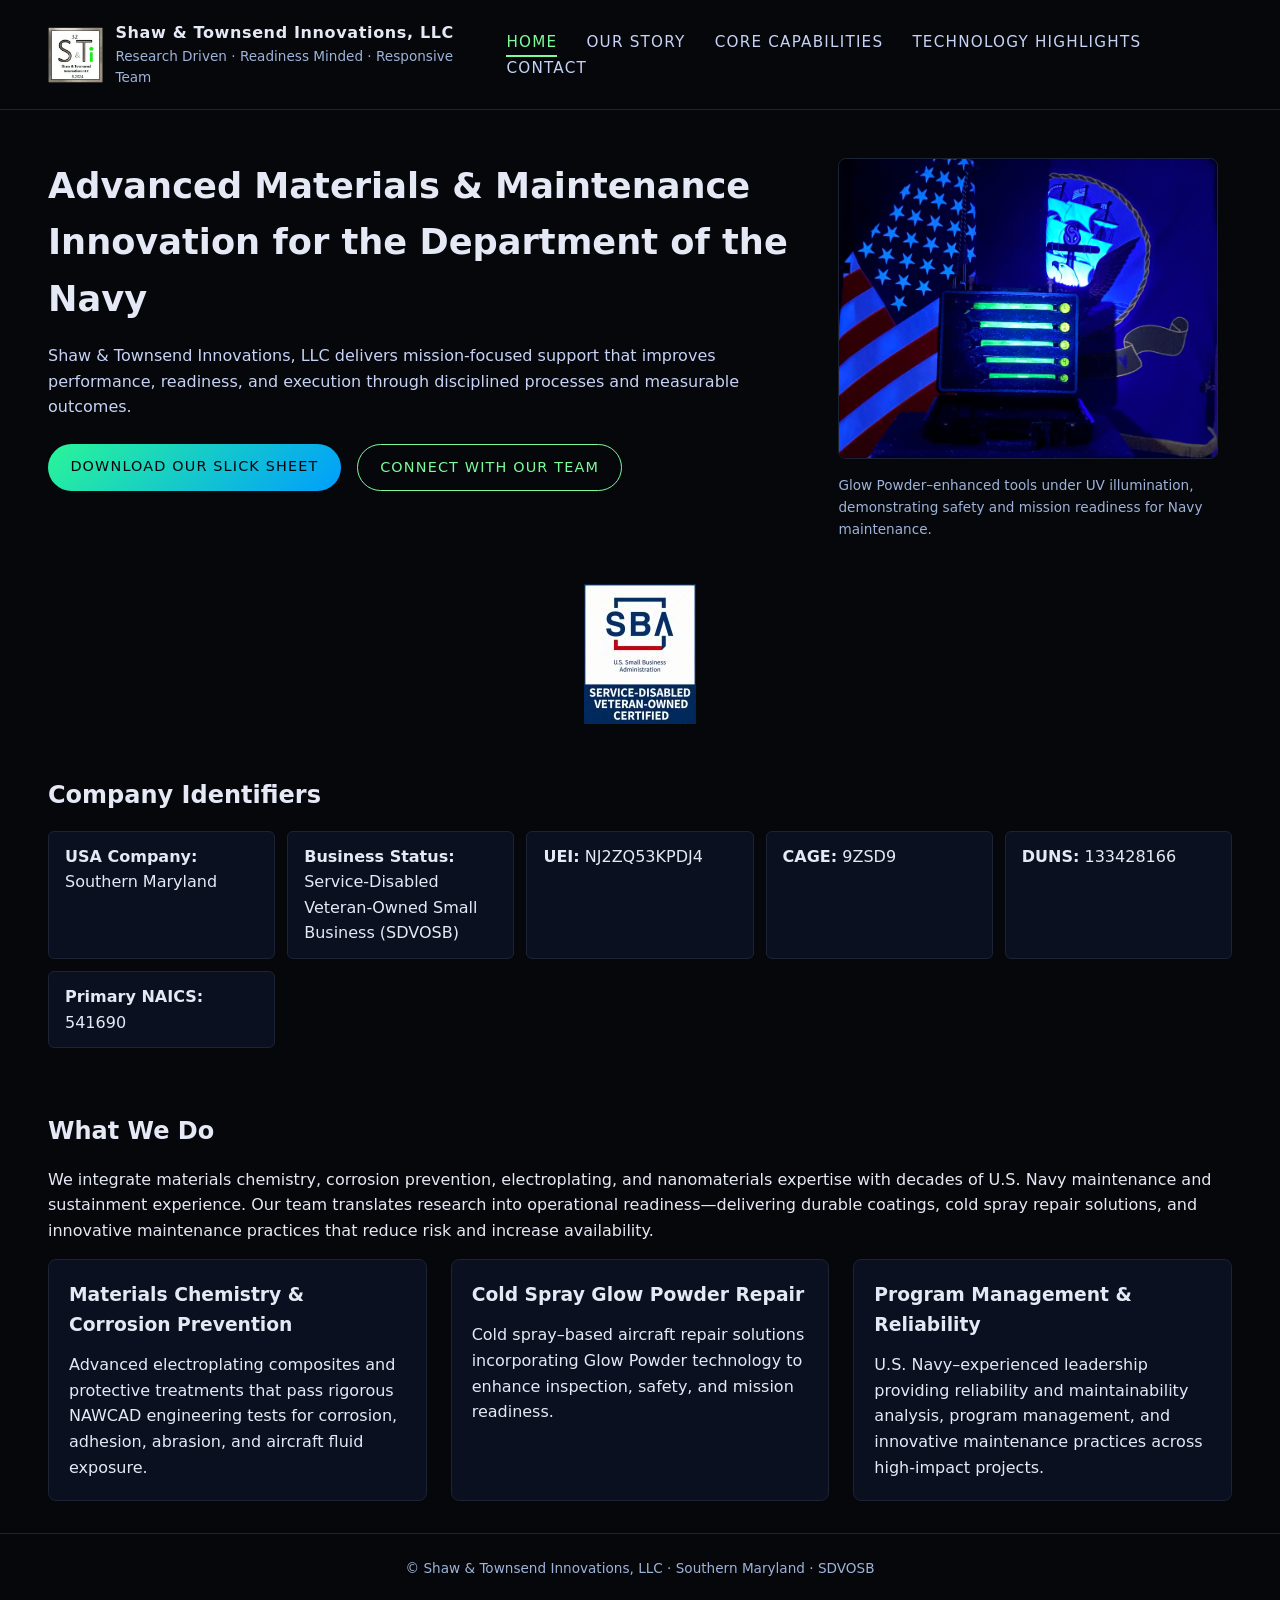
<file: index.html>
<!DOCTYPE html>
<html lang="en">
<head>
  <meta charset="UTF-8">
  <title>Shaw & Townsend Innovations | Home</title>  
  <link rel="stylesheet" href="styles.css">
</head> 
<body>
<header class="site-header">
  <div class="logo-block">
    <img src="images/sti-logo.jpg" alt="Shaw & Townsend Innovations LLC logo">
    <div class="logo-text">
      <span class="logo-title">Shaw & Townsend Innovations, LLC</span>
      <span class="logo-tagline">Research Driven · Readiness Minded · Responsive Team</span>
    </div>
  </div>
  <nav class="main-nav">
    <a href="index.html" class="active">Home</a>
    <a href="our-story.html">Our Story</a>
    <a href="capabilities.html">Core Capabilities</a>
    <a href="technology.html">Technology Highlights</a>
    <a href="contact.html">Contact</a>
  </nav>
</header>

<section class="hero">
  <div class="hero-content">
    <h1>Advanced Materials & Maintenance Innovation for the Department of the Navy</h1>
    <p>
      Shaw & Townsend Innovations, LLC delivers mission‑focused support that improves performance, readiness,
      and execution through disciplined processes and measurable outcomes.
    </p>
    <div class="hero-actions">
      <a href="Shawtownsend-slick-sheet.pdf" class="btn-primary">Download Our Slick Sheet</a>

      <a href="contact.html" class="btn-secondary">Connect With Our Team</a>
    </div>
  </div>
  
  <div class="hero-image">
    <img src="images/glow-tools-case.jpg"
         alt="Glowing tools case under UV light with U.S. and U.S. Navy flags in the background">
    <p class="image-caption">
      Glow Powder–enhanced tools under UV illumination, demonstrating safety and mission readiness for Navy maintenance.
    </p>
  </div>
</section>

   <!-- Logo placed directly below the slick sheet link -->
  <img src="images/SBA logo.jpg" alt="SBA logo" class="sba-logo">

<section class="identifiers">
  <h2>Company Identifiers</h2>
  <div class="id-grid">
    <div class="id-item">
      <strong>USA Company:</strong> Southern Maryland
    </div>
    <div class="id-item">
      <strong>Business Status:</strong> Service‑Disabled Veteran‑Owned Small Business (SDVOSB)
    </div>
    <div class="id-item">
      <strong>UEI:</strong> NJ2ZQ53KPDJ4
    </div>
    <div class="id-item">
      <strong>CAGE:</strong> 9ZSD9
    </div>
    <div class="id-item">
      <strong>DUNS:</strong> 133428166
    </div>
    <div class="id-item">
      <strong>Primary NAICS:</strong> 541690
    </div>
  </div>
</section>

<section class="what-we-do">
  <h2>What We Do</h2>
  <p>
    We integrate materials chemistry, corrosion prevention, electroplating, and nanomaterials expertise with
    decades of U.S. Navy maintenance and sustainment experience. Our team translates research into operational
    readiness—delivering durable coatings, cold spray repair solutions, and innovative maintenance practices
    that reduce risk and increase availability.
  </p>
 <h2> </h2>
  
  <div class="feature-grid">
    <div class="feature-card">
      <h3>Materials Chemistry & Corrosion Prevention</h3>
      <p>
        Advanced electroplating composites and protective treatments that pass rigorous NAWCAD engineering tests
        for corrosion, adhesion, abrasion, and aircraft fluid exposure.
      </p>
    </div>
    <div class="feature-card">
      <h3>Cold Spray Glow Powder Repair</h3>
      <p>
        Cold spray–based aircraft repair solutions incorporating Glow Powder technology to enhance inspection,
        safety, and mission readiness.
      </p>
    </div>
    <div class="feature-card">
      <h3>Program Management & Reliability</h3>
      <p>
        U.S. Navy–experienced leadership providing reliability and maintainability analysis, program management,
        and innovative maintenance practices across high‑impact projects.
      </p>
    </div>
  </div>
</section>

<footer class="site-footer">
  <p>&copy; Shaw & Townsend Innovations, LLC · Southern Maryland · SDVOSB</p>
</footer>
</body>
</html>
</file>
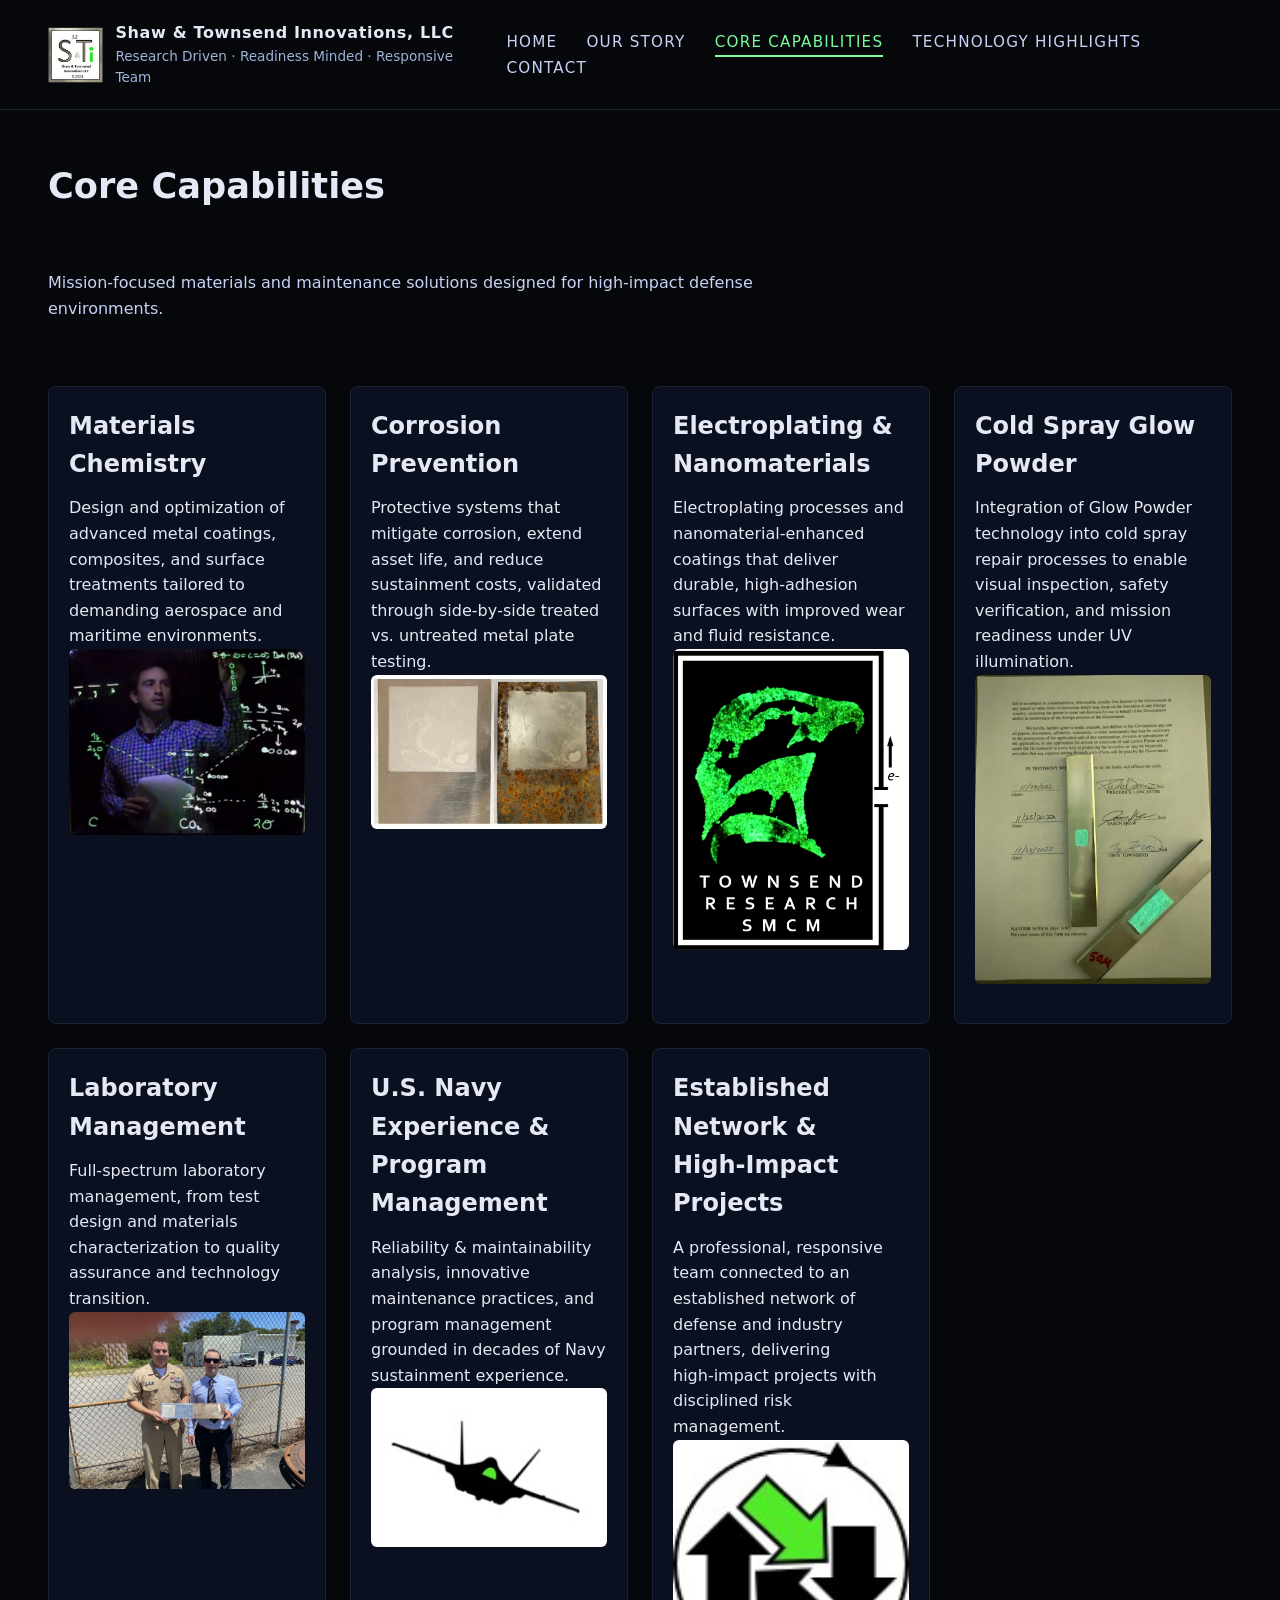
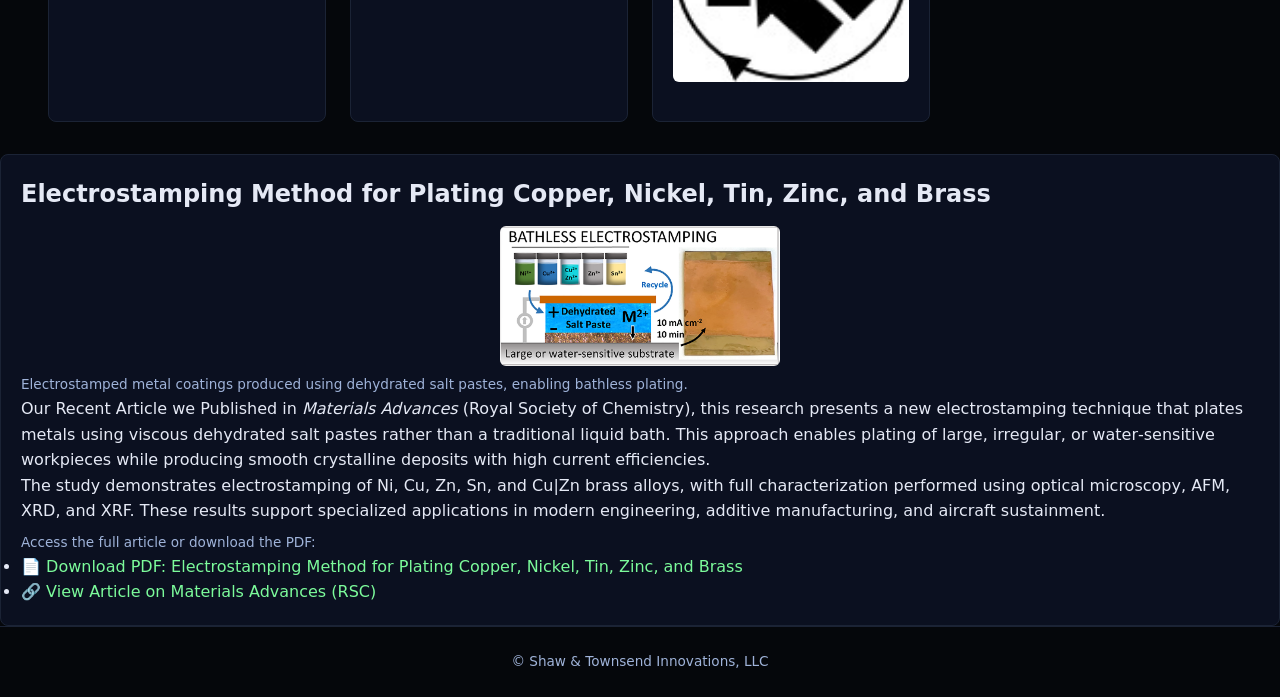
<file: capabilities.html>
<!DOCTYPE html>
<html lang="en">
<head> 
  <meta charset="UTF-8">
  <title>Shaw & Townsend Innovations | Core Capabilities</title> 
  <link rel="stylesheet" href="styles.css">
</head>
<body>
<header class="site-header">
  <div class="logo-block">
    <img src="images/sti-logo.jpg" alt="Shaw & Townsend Innovations LLC logo">
    <div class="logo-text">
      <span class="logo-title">Shaw & Townsend Innovations, LLC</span>
      <span class="logo-tagline">Research Driven · Readiness Minded · Responsive Team</span>
    </div>
  </div>
  <nav class="main-nav">
    <a href="index.html">Home</a>
    <a href="our-story.html">Our Story</a>
    <a href="capabilities.html" class="active">Core Capabilities</a>
    <a href="technology.html">Technology Highlights</a>
    <a href="contact.html">Contact</a>
  </nav>
</header>

<section class="page-hero">
  <h1>Core Capabilities</h1>
  <p>
    Mission‑focused materials and maintenance solutions designed for high‑impact defense environments.
  </p>
</section>

<section class="capabilities-grid">

  
  <article class="capability-card">
    <h2>Materials Chemistry</h2>
    <p>
      Design and optimization of advanced metal coatings, composites, and surface treatments tailored to
      demanding aerospace and maritime environments.
    </p>
    <img src="images/lightboard-photo-example.JPG"
         alt="Treated and corroded metal plates demonstrating corrosion prevention">
    
  </article>

  <article class="capability-card">
    <h2>Corrosion Prevention</h2>
    <p>
      Protective systems that mitigate corrosion, extend asset life, and reduce sustainment costs, validated
      through side‑by‑side treated vs. untreated metal plate testing.
    </p>
    <img src="images/corrosion-comparison-plates.jpg"
         alt="Treated and corroded metal plates demonstrating corrosion prevention">
  </article>

  <article class="capability-card">
    <h2>Electroplating & Nanomaterials</h2>
    <p>
      Electroplating processes and nanomaterial‑enhanced coatings that deliver durable, high‑adhesion surfaces
      with improved wear and fluid resistance.
    </p>
    <img src="images/townsend-research.jpg"
         alt="Treated and corroded metal plates demonstrating corrosion prevention">
    
  </article>

  <article class="capability-card">
    <h2>Cold Spray Glow Powder</h2>
    <p>
      Integration of Glow Powder technology into cold spray repair processes to enable visual inspection,
      safety verification, and mission readiness under UV illumination.
    </p>
    <img src="images/glowing-coldspray-patent.jpg"
         alt="Fluorescent metal components under UV light illustrating Glow Powder applications">
  </article>

  <article class="capability-card">
    <h2>Laboratory Management</h2>
    <p>
      Full‑spectrum laboratory management, from test design and materials characterization to quality
      assurance and technology transition.
    </p>

        <img src="images/jason-troy.jpg"
         alt="Treated and corroded metal plates demonstrating corrosion prevention">
  </article>

  <article class="capability-card">
    <h2>U.S. Navy Experience & Program Management</h2>
    <p>
      Reliability & maintainability analysis, innovative maintenance practices, and program management
      grounded in decades of Navy sustainment experience.
    </p>

        <img src="images/materials-chemistry.jpg"
         alt="Treated and corroded metal plates demonstrating corrosion prevention">
  </article>

  <article class="capability-card">
    <h2>Established Network & High‑Impact Projects</h2>
    <p>
      A professional, responsive team connected to an established network of defense and industry partners,
      delivering high‑impact projects with disciplined risk management.
    </p>
        <img src="images/network.jpg"
         alt="Treated and corroded metal plates demonstrating corrosion prevention">
  </article>
</section>








  <article class="tech-card">
    <h2>Electrostamping Method for Plating Copper, Nickel, Tin, Zinc, and Brass</h2>

    <!-- Image Preview -->
 <img src="images/electrostamping.jpg"
     alt="Electrostamped metal coupons and microscopy results"
     class="electrostamp-preview">


    
    <p class="image-caption">
      Electrostamped metal coatings produced using dehydrated salt pastes, enabling bathless plating.
    </p>

    <!-- Summary -->
    <p>
      Our Recent Article we Published in <em>Materials Advances</em> (Royal Society of Chemistry), this research presents a new
      electrostamping technique that plates metals using viscous dehydrated salt pastes rather than a
      traditional liquid bath. This approach enables plating of large, irregular, or water‑sensitive
      workpieces while producing smooth crystalline deposits with high current efficiencies.
    </p>

    <p>
      The study demonstrates electrostamping of Ni, Cu, Zn, Sn, and Cu|Zn brass alloys, with full
      characterization performed using optical microscopy, AFM, XRD, and XRF. These results support
      specialized applications in modern engineering, additive manufacturing, and aircraft sustainment.
    </p>

    <!-- Links -->
    <p class="image-caption">
      Access the full article or download the PDF:
    </p>

    <ul>
      <li>
        <a href="Paper.pdf" target="_blank">
          📄 Download PDF: Electrostamping Method for Plating Copper, Nickel, Tin, Zinc, and Brass
        </a>
      </li>
      <li>
        <a href="https://pubs.rsc.org/ma/article/doi/10.1039/d6ma00854b/1274172/Electrostamping-method-for-plating-copper-nickel?utm_source=RESEARCHGATE.NET&utm_medium=article"
           target="_blank">
          🔗 View Article on Materials Advances (RSC)
        </a>
      </li>
    </ul>
  </article>




    





  

<footer class="site-footer">
  <p>&copy; Shaw & Townsend Innovations, LLC</p>
</footer>
</body>
</html>
</file>
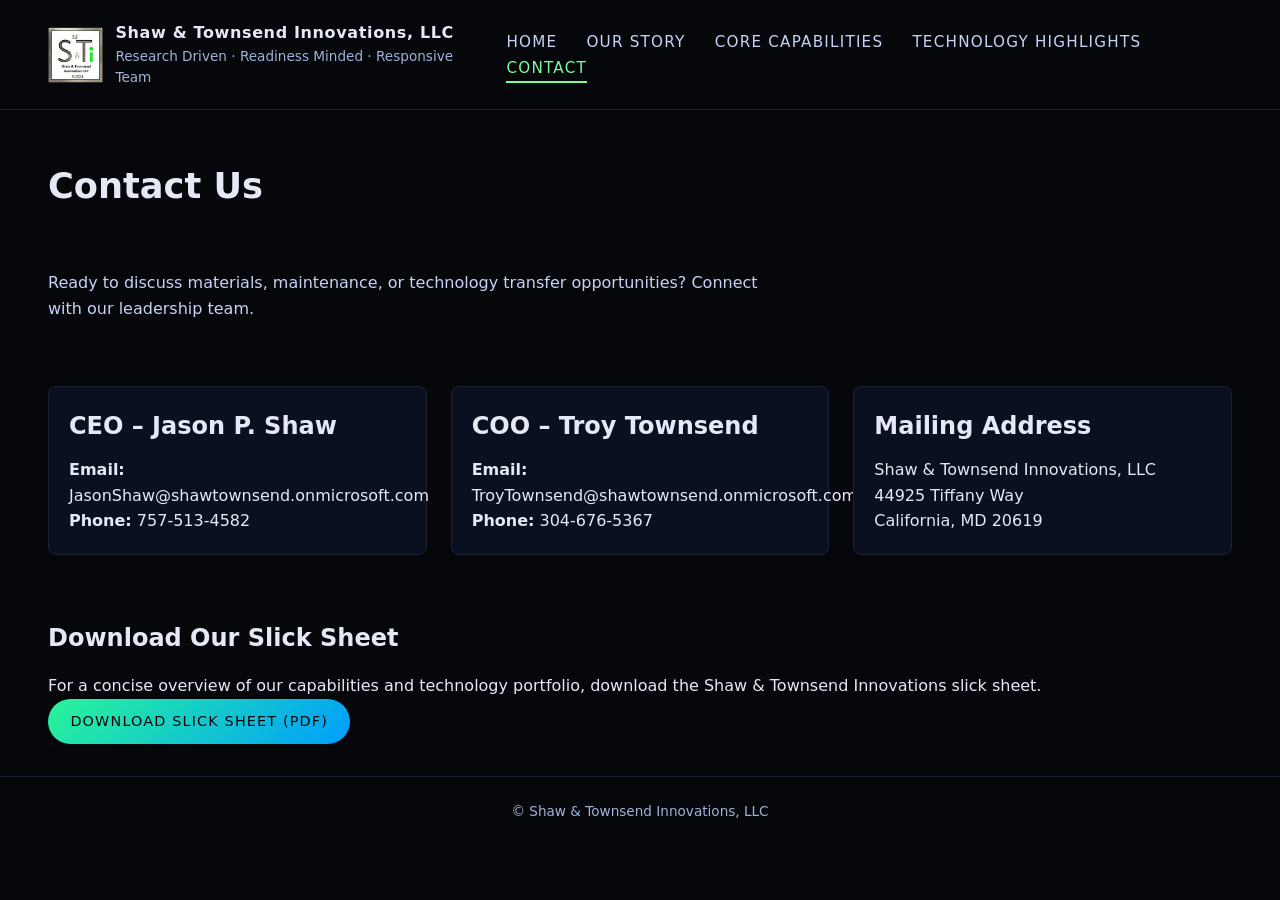
<file: contact.html>
<!DOCTYPE html>
<html lang="en">
<head>
  <meta charset="UTF-8">
  <title>Shaw & Townsend Innovations | Contact</title>
  <link rel="stylesheet" href="styles.css">
</head>
<body>
<header class="site-header">
  <div class="logo-block">
    <img src="images/sti-logo.jpg" alt="Shaw & Townsend Innovations LLC logo">
    <div class="logo-text">
      <span class="logo-title">Shaw & Townsend Innovations, LLC</span>
      <span class="logo-tagline">Research Driven · Readiness Minded · Responsive Team</span>
    </div>
  </div>
  <nav class="main-nav">
    <a href="index.html">Home</a>
    <a href="our-story.html">Our Story</a>
    <a href="capabilities.html">Core Capabilities</a>
    <a href="technology.html">Technology Highlights</a>
    <a href="contact.html" class="active">Contact</a>
  </nav>
</header>

<section class="page-hero">
  <h1>Contact Us</h1>
  <p>
    Ready to discuss materials, maintenance, or technology transfer opportunities? Connect with our leadership team.
  </p>
</section>

<section class="contact-grid">
  <div class="contact-card">
    <h2>CEO – Jason P. Shaw</h2>
    <p><strong>Email:</strong> JasonShaw@shawtownsend.onmicrosoft.com</p>
    <p><strong>Phone:</strong> 757‑513‑4582</p>
  </div>

  <div class="contact-card">
    <h2>COO – Troy Townsend</h2>
    <p><strong>Email:</strong> TroyTownsend@shawtownsend.onmicrosoft.com</p>
    <p><strong>Phone:</strong> 304‑676‑5367</p>
  </div>

  <div class="contact-card">
    <h2>Mailing Address</h2>
    <p>Shaw & Townsend Innovations, LLC</p>
    <p>44925 Tiffany Way</p>
    <p>California, MD 20619</p>
  </div>

 
</section>

<section class="download-section">
  <h2>Download Our Slick Sheet</h2>
  <p>
    For a concise overview of our capabilities and technology portfolio, download the Shaw & Townsend
    Innovations slick sheet.
  </p>
  <a href="Shawtownsend-slick-sheet.pdf" class="btn-primary">Download Slick Sheet (PDF)</a>
</section>

<footer class="site-footer">
  <p>&copy; Shaw & Townsend Innovations, LLC</p>
</footer>
</body>
</html>
</file>
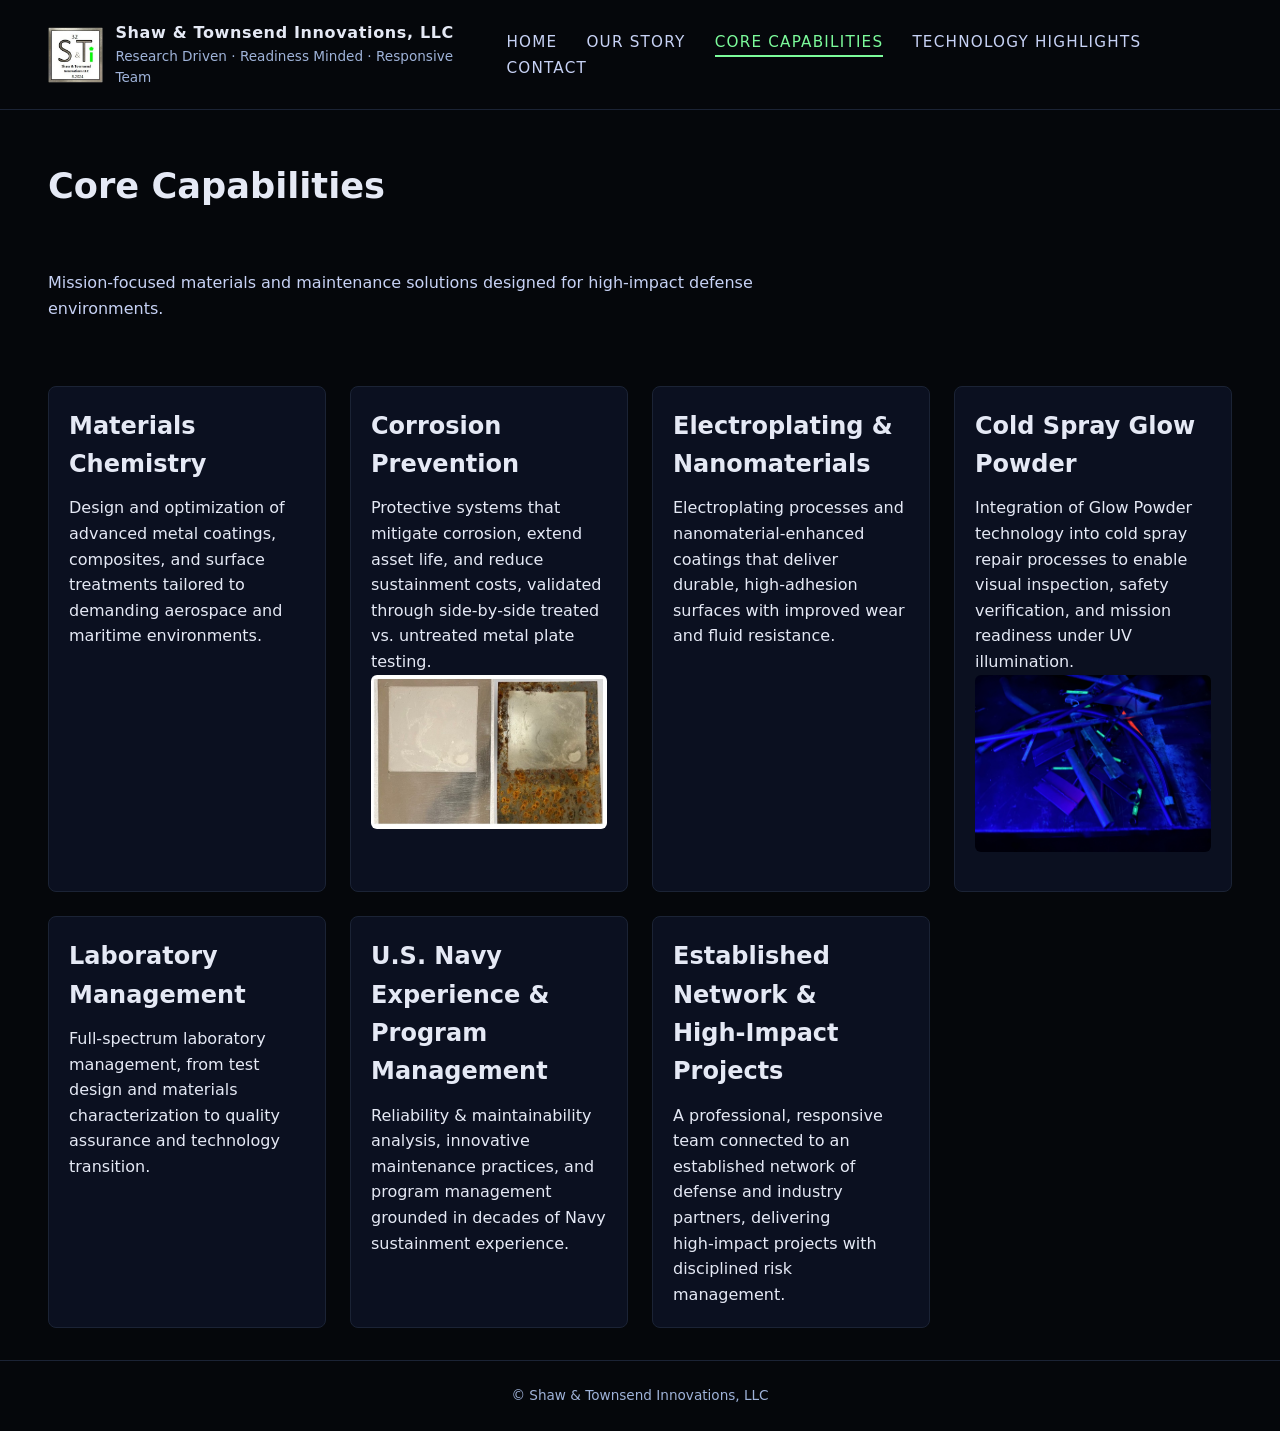
<file: core-capabilities.html>
<!DOCTYPE html>
<html lang="en">
<head>
  <meta charset="UTF-8">
  <title>Shaw & Townsend Innovations | Core Capabilities</title> 
  <link rel="stylesheet" href="styles.css">
</head>
<body>
<header class="site-header">
  <div class="logo-block">
    <img src="images/sti-logo.jpg" alt="Shaw & Townsend Innovations LLC logo">
    <div class="logo-text">
      <span class="logo-title">Shaw & Townsend Innovations, LLC</span>
      <span class="logo-tagline">Research Driven · Readiness Minded · Responsive Team</span>
    </div>
  </div>
  <nav class="main-nav">
    <a href="index.html">Home</a>
    <a href="our-story.html">Our Story</a>
    <a href="capabilities.html" class="active">Core Capabilities</a>
    <a href="technology.html">Technology Highlights</a>
    <a href="contact.html">Contact</a>
  </nav>
</header>

<section class="page-hero">
  <h1>Core Capabilities</h1>
  <p>
    Mission‑focused materials and maintenance solutions designed for high‑impact defense environments.
  </p>
</section>

<section class="capabilities-grid">
  <article class="capability-card">
    <h2>Materials Chemistry</h2>
    <p>
      Design and optimization of advanced metal coatings, composites, and surface treatments tailored to
      demanding aerospace and maritime environments.
    </p>
  </article>

  <article class="capability-card">
    <h2>Corrosion Prevention</h2>
    <p>
      Protective systems that mitigate corrosion, extend asset life, and reduce sustainment costs, validated
      through side‑by‑side treated vs. untreated metal plate testing.
    </p>
    <img src="images/corrosion-comparison-plates.jpg"
         alt="Treated and corroded metal plates demonstrating corrosion prevention">
  </article>

  <article class="capability-card">
    <h2>Electroplating & Nanomaterials</h2>
    <p>
      Electroplating processes and nanomaterial‑enhanced coatings that deliver durable, high‑adhesion surfaces
      with improved wear and fluid resistance.
    </p>
  </article>

  <article class="capability-card">
    <h2>Cold Spray Glow Powder</h2>
    <p>
      Integration of Glow Powder technology into cold spray repair processes to enable visual inspection,
      safety verification, and mission readiness under UV illumination.
    </p>
    <img src="images/fluorescent-metal-parts.jpg"
         alt="Fluorescent metal components under UV light illustrating Glow Powder applications">
  </article>

  <article class="capability-card">
    <h2>Laboratory Management</h2>
    <p>
      Full‑spectrum laboratory management, from test design and materials characterization to quality
      assurance and technology transition.
    </p>
  </article>

  <article class="capability-card">
    <h2>U.S. Navy Experience & Program Management</h2>
    <p>
      Reliability & maintainability analysis, innovative maintenance practices, and program management
      grounded in decades of Navy sustainment experience.
    </p>
  </article>

  <article class="capability-card">
    <h2>Established Network & High‑Impact Projects</h2>
    <p>
      A professional, responsive team connected to an established network of defense and industry partners,
      delivering high‑impact projects with disciplined risk management.
    </p>
  </article>
</section>

<footer class="site-footer">
  <p>&copy; Shaw & Townsend Innovations, LLC</p>
</footer>
</body>
</html>
</file>
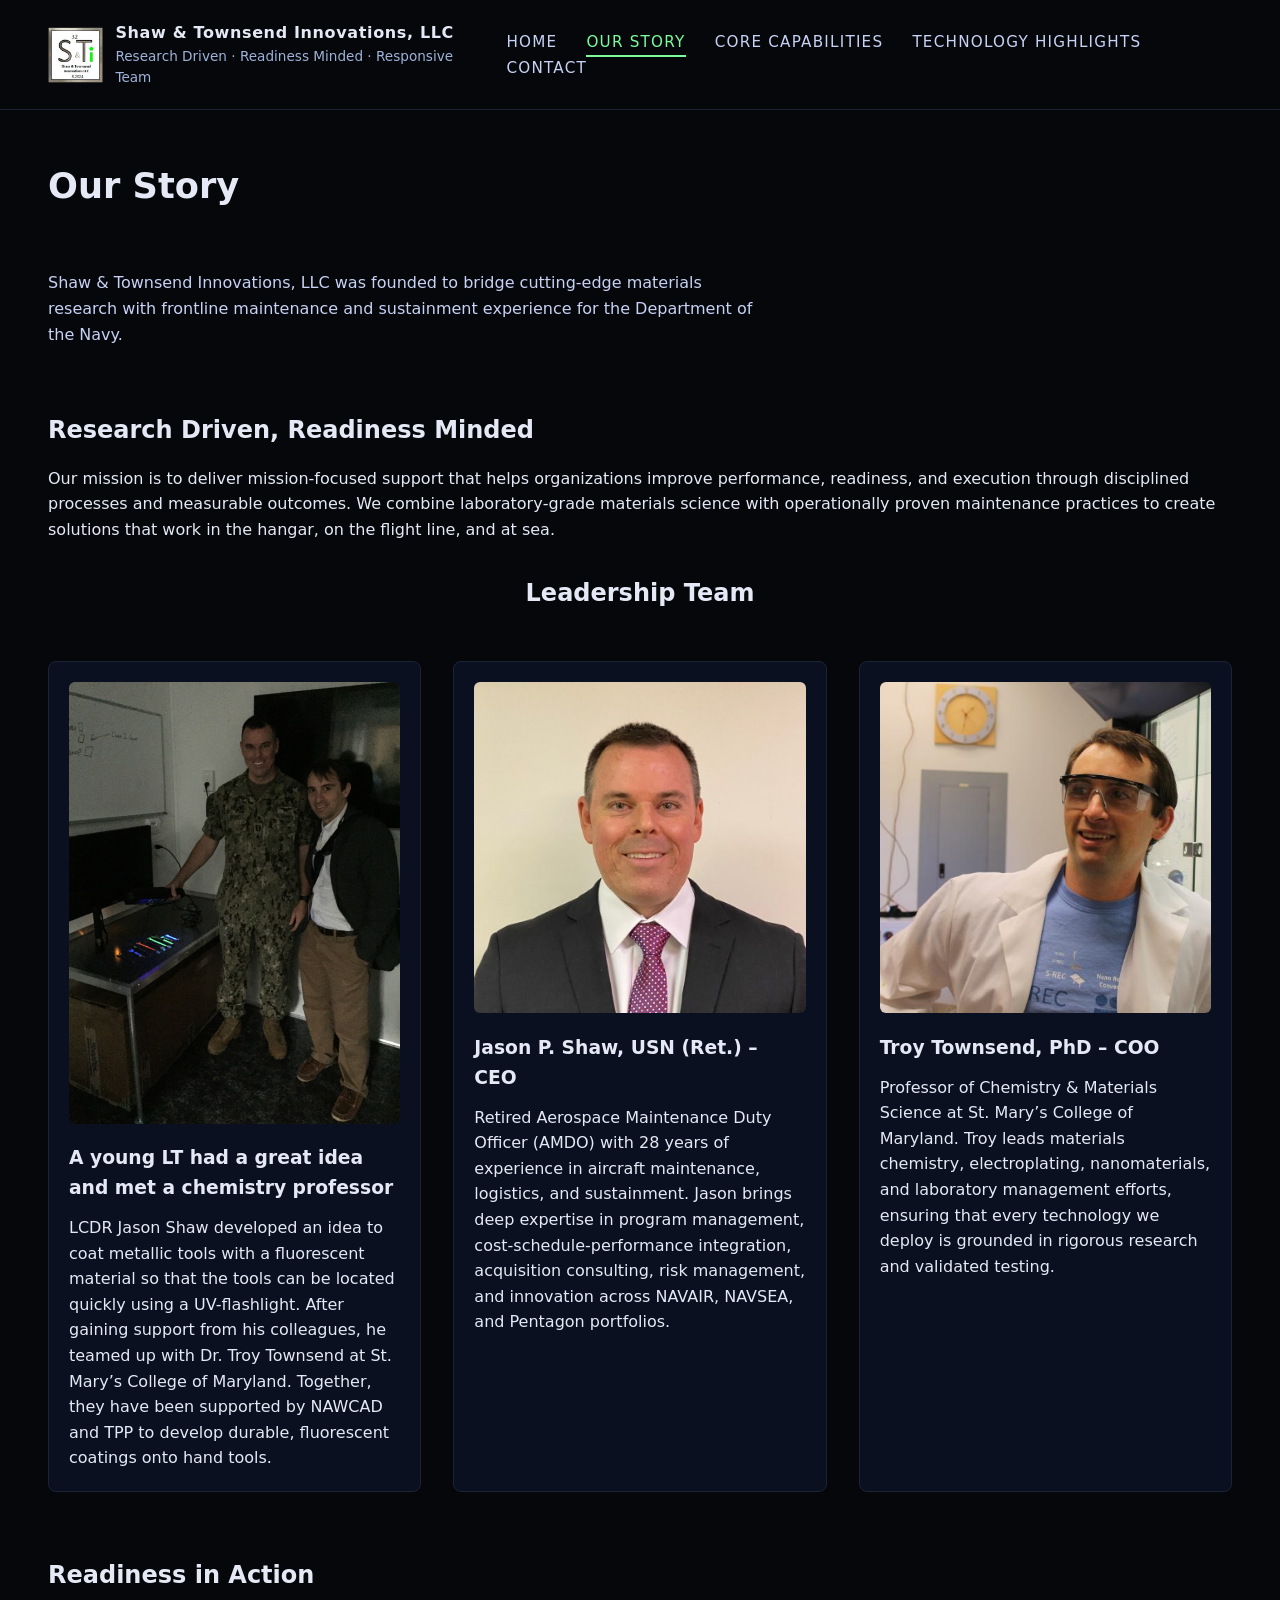
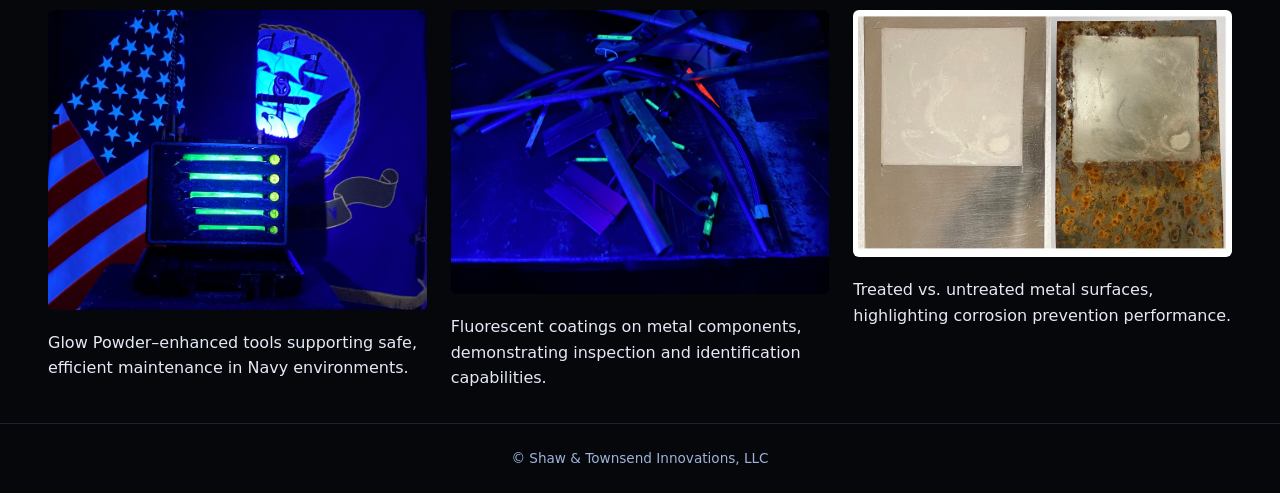
<file: our-story.html>
<!DOCTYPE html>
<html lang="en">
<head>
  <meta charset="UTF-8">
  <title>Shaw & Townsend Innovations | Our Story</title>
  <link rel="stylesheet" href="styles.css">
</head>
<body>
<header class="site-header">
  <div class="logo-block">
    <img src="images/sti-logo.jpg" alt="Shaw & Townsend Innovations LLC logo">
    <div class="logo-text">
      <span class="logo-title">Shaw & Townsend Innovations, LLC</span>
      <span class="logo-tagline">Research Driven · Readiness Minded · Responsive Team</span>
    </div>
  </div>
  <nav class="main-nav">
    <a href="index.html">Home</a>
    <a href="our-story.html" class="active">Our Story</a>
    <a href="capabilities.html">Core Capabilities</a>
    <a href="technology.html">Technology Highlights</a>
    <a href="contact.html">Contact</a>
  </nav>
</header>

<section class="page-hero">
  <h1>Our Story</h1>
  <p>
    Shaw & Townsend Innovations, LLC was founded to bridge cutting‑edge materials research with
    frontline maintenance and sustainment experience for the Department of the Navy.
  </p>
</section>

<section class="story-section">
  <h2>Research Driven, Readiness Minded</h2>
  <p>
    Our mission is to deliver mission‑focused support that helps organizations improve performance,
    readiness, and execution through disciplined processes and measurable outcomes. We combine
    laboratory‑grade materials science with operationally proven maintenance practices to create
    solutions that work in the hangar, on the flight line, and at sea.
  </p>
</section>


<h2 class="leadership-title">Leadership Team</h2>

<section class="leadership-grid"> 
  <article class="leader-card">
    <img src="images/first-tools.jpg" alt="A young LT had a great idea">
    <h3>A young LT had a great idea and met a chemistry professor</h3>
    <p>
      LCDR Jason Shaw developed an idea to coat metallic tools with a fluorescent material so that the tools can be located quickly using a UV-flashlight. After gaining support from his colleagues, he teamed up with Dr. Troy Townsend at St. Mary’s College of Maryland. Together, they have been supported by NAWCAD and TPP to develop durable, fluorescent coatings onto hand tools.
    </p>
  </article>




  

  <article class="leader-card">
    <img src="images/jason-shaw.jpg" alt="Jason P. Shaw, CEO">
    <h3>Jason P. Shaw, USN (Ret.) – CEO</h3>
    <p>
      Retired Aerospace Maintenance Duty Officer (AMDO) with 28 years of experience in aircraft maintenance,
      logistics, and sustainment. Jason brings deep expertise in program management, cost‑schedule‑performance
      integration, acquisition consulting, risk management, and innovation across NAVAIR, NAVSEA, and Pentagon
      portfolios.
    </p>
  </article>

  <article class="leader-card">
    <img src="images/troy-townsend.jpg" alt="Troy Townsend, COO">
    <h3>Troy Townsend, PhD – COO</h3>
    <p>
      Professor of Chemistry & Materials Science at St. Mary’s College of Maryland. Troy leads materials
      chemistry, electroplating, nanomaterials, and laboratory management efforts, ensuring that every
      technology we deploy is grounded in rigorous research and validated testing.
    </p>
  </article>
</section>



  
<section class="photo-strip">
  <h2>Readiness in Action</h2>
  <div class="photo-grid">
    <figure>
      <img src="images/glow-tools-case.jpg"
           alt="Glow Powder tools case with U.S. and U.S. Navy flags under UV light">
      <figcaption>
        Glow Powder–enhanced tools supporting safe, efficient maintenance in Navy environments.
      </figcaption>
    </figure>
    <figure>
      <img src="images/fluorescent-metal-parts.jpg"
           alt="Metal rods and components fluorescing under UV light">
      <figcaption>
        Fluorescent coatings on metal components, demonstrating inspection and identification capabilities.
      </figcaption>
    </figure>
    <figure>
      <img src="images/corrosion-comparison-plates.jpg"
           alt="Side‑by‑side comparison of treated and corroded metal plates">
      <figcaption>
        Treated vs. untreated metal surfaces, highlighting corrosion prevention performance.
      </figcaption>
    </figure>
  </div>
</section>

<footer class="site-footer">
  <p>&copy; Shaw & Townsend Innovations, LLC</p>
</footer>
</body>
</html>
</file>
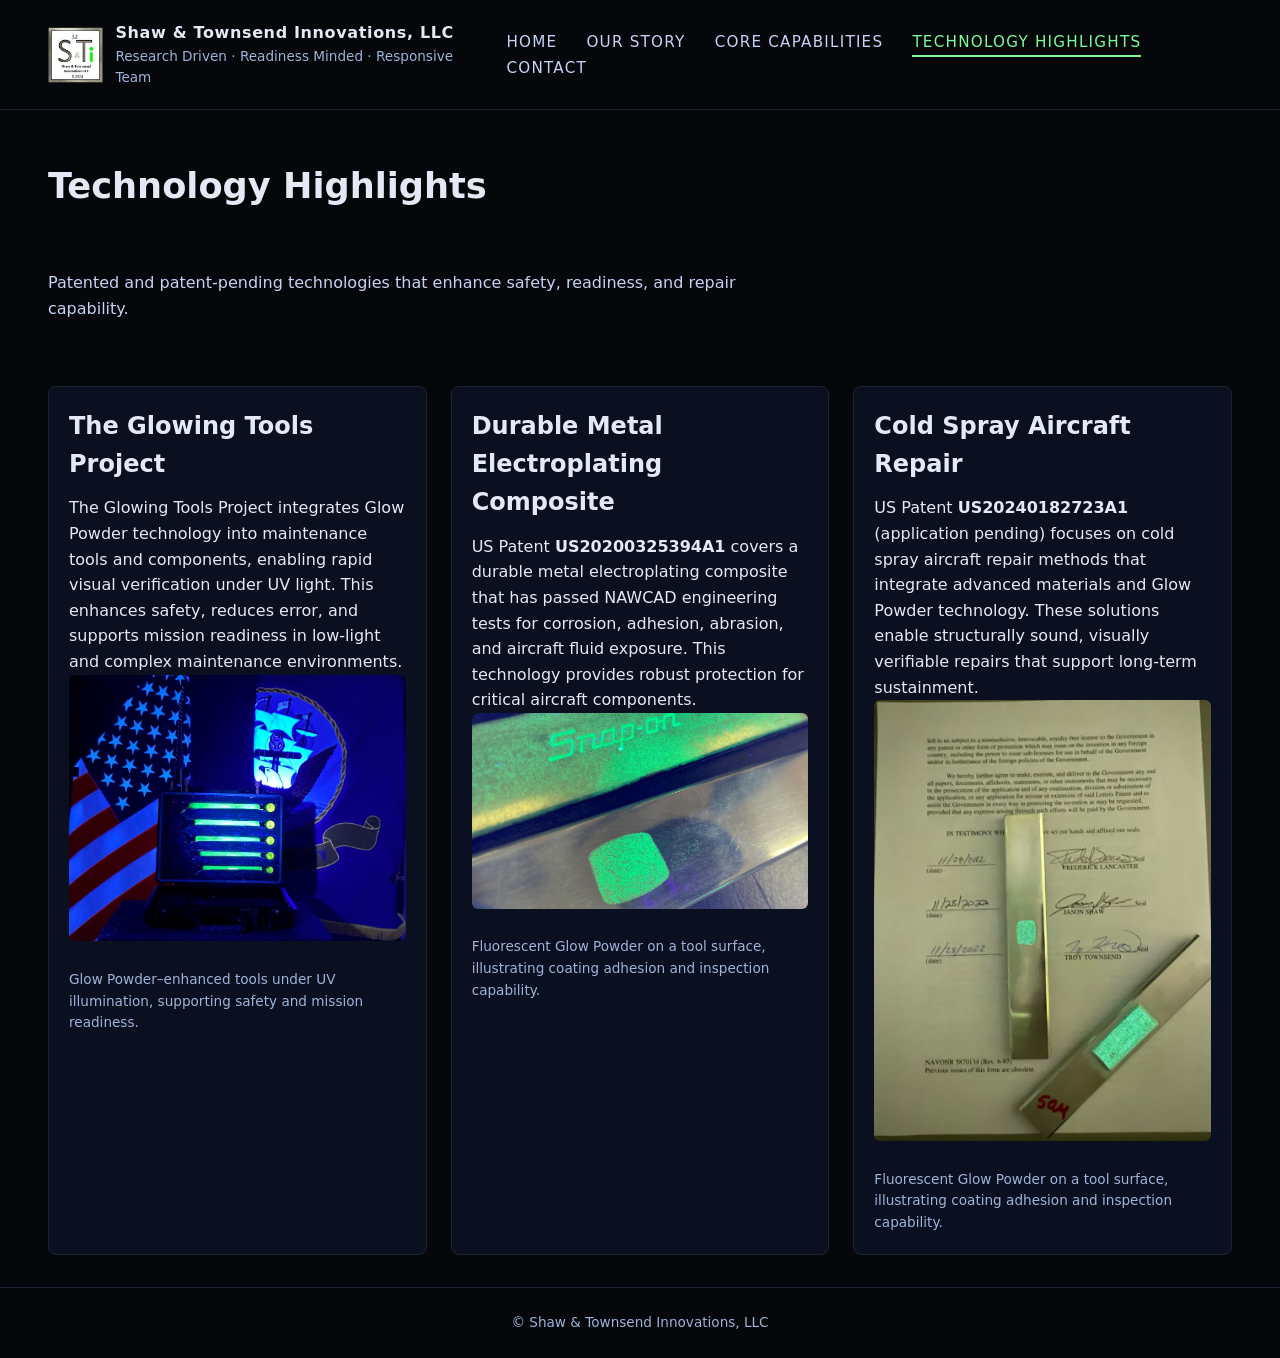
<file: technology.html>
<!DOCTYPE html>
<html lang="en">
<head>
  <meta charset="UTF-8">
  <title>Shaw & Townsend Innovations | Technology Highlights</title>
  <link rel="stylesheet" href="styles.css">
</head>
<body>
<header class="site-header">
  <div class="logo-block">
    <img src="images/sti-logo.jpg" alt="Shaw & Townsend Innovations LLC logo">
    <div class="logo-text">
      <span class="logo-title">Shaw & Townsend Innovations, LLC</span>
      <span class="logo-tagline">Research Driven · Readiness Minded · Responsive Team</span>
    </div>
  </div>
  <nav class="main-nav">
    <a href="index.html">Home</a>
    <a href="our-story.html">Our Story</a>
    <a href="capabilities.html">Core Capabilities</a>
    <a href="technology.html" class="active">Technology Highlights</a>
    <a href="contact.html">Contact</a>
  </nav>
</header>

<section class="page-hero">
  <h1>Technology Highlights</h1>
  <p>
    Patented and patent‑pending technologies that enhance safety, readiness, and repair capability.
  </p>
</section>

<section class="tech-section">
  <article class="tech-card">
    <h2>The Glowing Tools Project</h2>
    <p>
      The Glowing Tools Project integrates Glow Powder technology into maintenance tools and components,
      enabling rapid visual verification under UV light. This enhances safety, reduces error, and supports
      mission readiness in low‑light and complex maintenance environments.
    </p>
    <img src="images/glow-tools-case.jpg"
         alt="Glow Powder tools case under UV light with U.S. and U.S. Navy flags">
    <p class="image-caption">
      Glow Powder–enhanced tools under UV illumination, supporting safety and mission readiness.
    </p>
  </article>

  <article class="tech-card">
    <h2>Durable Metal Electroplating Composite</h2>
    <p>
      US Patent <strong>US20200325394A1</strong> covers a durable metal electroplating composite that has
      passed NAWCAD engineering tests for corrosion, adhesion, abrasion, and aircraft fluid exposure.
      This technology provides robust protection for critical aircraft components.
    </p>
    
    <img src="images/snap-on-glow.jpg"
         alt="Snap-on tool surface with fluorescent Glow Powder under UV light">
    <p class="image-caption">
      Fluorescent Glow Powder on a tool surface, illustrating coating adhesion and inspection capability.
    </p>
    
  </article>

  <article class="tech-card">
    <h2>Cold Spray Aircraft Repair</h2>
    <p>
      US Patent <strong>US20240182723A1</strong> (application pending) focuses on cold spray aircraft repair
      methods that integrate advanced materials and Glow Powder technology. These solutions enable
      structurally sound, visually verifiable repairs that support long‑term sustainment.
    </p>

        <img src="images/glowing-coldspray-patent.jpg"
         alt="Snap-on tool surface with fluorescent Glow Powder under UV light">
    <p class="image-caption">
      Fluorescent Glow Powder on a tool surface, illustrating coating adhesion and inspection capability.
    </p>

    
  </article>
</section>

<footer class="site-footer">
  <p>&copy; Shaw & Townsend Innovations, LLC</p>
</footer>
</body>
</html>
</file>
<file: styles.css>
/* Base */
* {
  box-sizing: border-box;
  margin: 0;
  padding: 0;
}

body {
  font-family: system-ui, -apple-system, BlinkMacSystemFont, "Segoe UI", sans-serif;
  background-color: #05070b;
  color: #e5e9f5;
  line-height: 1.6;
}

a {
  color: #7cfb9b;
  text-decoration: none;
}

a:hover {
  text-decoration: underline;
}

/* Layout */
.site-header {
  display: flex;
  justify-content: space-between;
  align-items: center;
  padding: 1.25rem 3rem;
  background: #05070b;
  border-bottom: 1px solid #1b2335;
  position: sticky;
  top: 0;
  z-index: 10;
}

.logo-block {
  display: flex;
  align-items: center;
  gap: 0.75rem;
}

.logo-block img {
  height: 56px;
}

.logo-text {
  display: flex;
  flex-direction: column;
}

.logo-title {
  font-weight: 600;
  letter-spacing: 0.04em;
}

.logo-tagline {
  font-size: 0.85rem;
  color: #9fb3d9;
}

.main-nav a {
  margin-left: 1.5rem;
  font-size: 0.95rem;
  text-transform: uppercase;
  letter-spacing: 0.08em;
  color: #c7d2f5;
}

.main-nav a.active {
  color: #7cfb9b;
  border-bottom: 2px solid #7cfb9b;
  padding-bottom: 0.25rem;
}

.hero,
.page-hero {
  display: flex;
  justify-content: space-between;
  align-items: flex-start;
  padding: 3rem 3rem 2rem;
  gap: 2.5rem;
}

.page-hero {
  flex-direction: column;
}

.hero-content h1,
.page-hero h1 {
  font-size: 2.2rem;
  margin-bottom: 1rem;
}

.hero-content p,
.page-hero p {
  max-width: 720px;
  color: #c7d2f5;
}

.hero-actions {
  margin-top: 1.5rem;
  display: flex;
  gap: 1rem;
}

.hero-image img {
  max-width: 380px;
  border-radius: 8px;
  border: 1px solid #1b2335;
}

.image-caption {
  margin-top: 0.5rem;
  font-size: 0.85rem;
  color: #9fb3d9;
}

/* Buttons */
.btn-primary,
.btn-secondary {
  display: inline-block;
  padding: 0.7rem 1.4rem;
  border-radius: 999px;
  font-size: 0.9rem;
  font-weight: 500;
  text-transform: uppercase;
  letter-spacing: 0.08em;
}

.btn-primary {
  background: linear-gradient(135deg, #2af598, #009efd);
  color: #05070b;
}

.btn-secondary {
  border: 1px solid #7cfb9b;
  color: #7cfb9b;
}

/* Sections */
.identifiers,
.what-we-do,
.story-section,
.leadership-grid,
.photo-strip,
.capabilities-grid,
.tech-section,
.contact-grid,
.download-section {
  padding: 2rem 3rem;
}

.identifiers h2,
.what-we-do h2,
.story-section h2,
.leadership-grid h2,
.photo-strip h2,
.capabilities-grid h1,
.capabilities-grid h2,
.tech-section h1,
.tech-section h2,
.contact-grid h1,
.contact-grid h2,
.download-section h2 {
  margin-bottom: 1rem;
}

.id-grid {
  display: grid;
  grid-template-columns: repeat(auto-fit, minmax(220px, 1fr));
  gap: 0.75rem;
}

.id-item {
  padding: 0.75rem 1rem;
  border-radius: 6px;
  background: #0b1020;
  border: 1px solid #1b2335;
}

/* Feature / Capability cards */
.feature-grid,
.capabilities-grid,
.leadership-grid,
.photo-strip .photo-grid,
.tech-section,
.contact-grid {
  display: grid;
  grid-template-columns: repeat(auto-fit, minmax(260px, 1fr));
  gap: 1.5rem;
}

.feature-card,
.capability-card,
.leader-card,
.tech-card,
.contact-card {
  background: #0b1020;
  border-radius: 8px;
  border: 1px solid #1b2335;
  padding: 1.25rem;
}

.feature-card h3,
.capability-card h2,
.leader-card h3,
.tech-card h2,
.contact-card h2 {
  margin-bottom: 0.75rem;
}

.leader-card img,
.capability-card img,
.tech-card img,
.photo-strip img {
  width: 100%;
  border-radius: 6px;
  margin-bottom: 0.75rem;
}

/* Footer */
.site-footer {
  padding: 1.5rem 3rem;
  border-top: 1px solid #1b2335;
  text-align: center;
  font-size: 0.85rem;
  color: #9fb3d9;
}

/* Responsive */
@media (max-width: 768px) {
  .site-header {
    flex-direction: column;
    align-items: flex-start;
  }

  .main-nav {
    margin-top: 0.75rem;
  }

  .hero {
    flex-direction: column;
  }

  .hero-image img {
    max-width: 100%;
  }
}



/* Two‑column layout for the final row */
.tech-row-wide {
  display: grid;
  grid-template-columns: 1fr 1fr;
  gap: 1.5rem;
  margin-top: 2rem;
}

/* Make the Electrostamping card span two columns */
.tech-card.wide {
  grid-column: span 2;
}




.leadership-title {
  grid-column: 1 / -1;   /* span full width */
  text-align: center;
  margin-bottom: 1rem;
}

.leadership-grid {
  display: grid;
  grid-template-columns: repeat(3, 1fr);
  gap: 2rem;
  justify-items: center;   /* NEW */
}




/* Smaller image for the Electrostamping card */
.tech-card img.electrostamp-preview {
  width: 45%;          /* adjust size here */
  max-width: 280px;    /* hard cap so it never gets huge */
  display: block;
  margin: 0.5rem auto; /* centers the image */
  border-radius: 6px;
}



.sba-logo {
  display: block;
  margin: 12px auto 20px auto; /* centers it and adds spacing */
  max-width: 180px;            /* adjust size as needed */
  height: auto;
}
</file>
